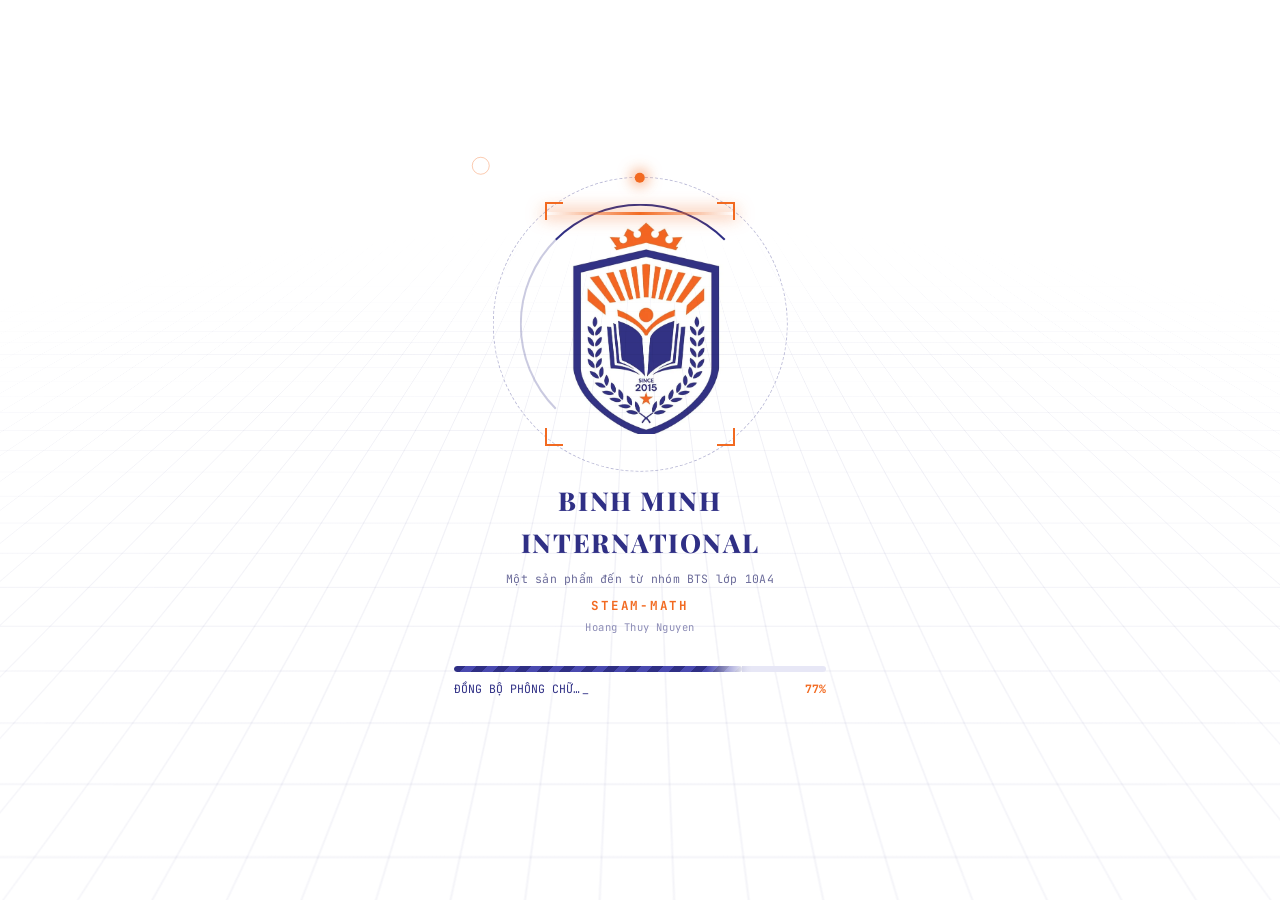
<file: index.html>
<!DOCTYPE html>
<html lang="vi">
<head>
<meta charset="UTF-8">
<meta name="viewport" content="width=device-width, initial-scale=1, viewport-fit=cover">
<title>Báo điện tử 10A4 · Tri ân thầy cô 20/11 · Binh Minh International School</title>
<meta name="description" content="Báo điện tử tri ân thầy cô nhân ngày 20/11 và bài học Toán 10: Giá trị lượng giác của một góc từ 0° đến 180°. Một sản phẩm của nhóm BTS lớp 10A4.">
<meta name="theme-color" content="#2f2f85">
<link rel="icon" type="image/png" href="[data-uri]">
<link rel="preconnect" href="https://fonts.googleapis.com">
<link rel="preconnect" href="https://fonts.gstatic.com" crossorigin>
<link href="https://fonts.googleapis.com/css2?family=Be+Vietnam+Pro:wght@400;500;600;700&family=JetBrains+Mono:wght@400;500;700&family=Playfair+Display:wght@600;700;800&display=swap" rel="stylesheet">
<link rel="stylesheet" href="style.css">
</head>
<body class="is-loading">

<!-- ============ 1. LOADING (kiểu công nghệ, tiến độ theo mạng thật) ============ -->
<div id="loader" role="status" aria-live="polite">
  <div class="ld-grid"></div>
  <div class="ld-stream" id="ldStream" aria-hidden="true"></div>
  <div class="ld-dots" id="ldDots" aria-hidden="true"></div>
  <div class="ld-center">
    <div class="ld-frame">
      <div class="ld-rings" aria-hidden="true"><i class="ring a"></i><i class="ring b"></i><i class="ring c"></i></div>
      <i class="c tl"></i><i class="c tr"></i><i class="c bl"></i><i class="c br"></i>
      <div class="ld-scan"></div>
      <img id="ld-logo" src="[data-uri]" alt="Logo Binh Minh International School" width="497" height="640">
    </div>
    <h1 class="ld-title">BINH MINH INTERNATIONAL</h1>
    <p class="ld-credit">Một sản phẩm đến từ nhóm BTS lớp 10A4</p>
    <p class="ld-steam">Steam-Math</p>
    <p class="ld-credit2">Hoang Thuy Nguyen</p>
    <div class="ld-meter">
      <div class="ld-bar"><span id="ld-fill"></span></div>
      <div class="ld-row"><span id="ld-status">KHỞI TẠO HỆ THỐNG…</span><b id="ld-pct">0%</b></div>
    </div>
  </div>
</div>

<canvas id="petals" aria-hidden="true"></canvas>

<!-- ============ 2. CHÀO MỪNG ============ -->
<section id="welcome" class="stage" hidden>
  <div class="welcome-bg"></div>
  <div class="blobs" aria-hidden="true"><i></i><i></i><i></i></div>
  <div class="symbols" id="symbols" aria-hidden="true"></div>
  <p id="greet" class="greet" aria-live="polite"></p>
  <button id="startBtn" class="btn-start" type="button" hidden>
    <span>Nhấn để bắt đầu</span><i></i>
  </button>
</section>

<!-- ============ 3. HOA NỞ + LỜI TRI ÂN ============ -->
<section id="bloom" class="stage" hidden>
  <div class="bloom-wrap">
    <div class="bouquet-box"><div class="rays"></div><div class="halo"></div><div class="sparks" id="sparks"></div><svg id="bouquet" viewBox="0 0 400 470" aria-hidden="true"></svg></div>
    <article class="tribute">
      <p class="eyebrow">20/11 · Ngày Nhà giáo Việt Nam</p>
      <h2>Thư tri ân gửi thầy cô</h2>
      <p class="t-line">Có những người lái đò lặng lẽ, đưa cả một thế hệ sang bờ tri thức mà chưa bao giờ đòi hỏi một lời cảm ơn.</p>
      <p class="t-line">Mỗi bài giảng, mỗi nét phấn trên bảng, mỗi lời nhắc nhở của thầy cô đều là một viên gạch xây nên tương lai của chúng em.</p>
      <p class="t-line">Nhân ngày 20/11, tập thể lớp 10A4 xin kính chúc quý thầy cô luôn dồi dào sức khỏe, hạnh phúc và mãi là ngọn lửa nhiệt huyết của ngôi trường Bình Minh.</p>
      <p class="t-sign">— Nhóm BTS · Lớp 10A4</p>
      <button id="readBtn" class="btn-read" type="button">Nhấn để tiếp tục <span aria-hidden="true">↓</span></button>
    </article>
  </div>
  <!-- ảnh trang vở lơ lửng ở góc màn hình -->
  <figure class="ph ph-a" aria-hidden="false"><div class="sheet"><img src="[data-uri]" width="1000" height="666" decoding="async" alt="Công đoàn nhà trường chúc mừng các cô nhân ngày Phụ nữ Việt Nam 20/10"></div></figure>
  <figure class="ph ph-b"><div class="sheet"><img src="[data-uri]" width="1000" height="666" decoding="async" alt="Thầy cô trường Bình Minh chụp ảnh tập thể trong lễ khai giảng năm học 2026 – 2027"></div></figure>
</section>

<!-- ============ 4. TRANG BÁO ============ -->
<main id="paper" hidden>
  <header class="masthead">
    <div class="mast-top">
      <span id="today">Số đặc biệt 20/11</span>
      <span>Binh Minh International School</span>
    </div>
    <div class="mast-main">
      <img src="[data-uri]" alt="" width="54" height="70">
      <div>
        <h1 class="swap"><span class="s1">Binh Minh <em>International</em></span><span class="s2" aria-hidden="true">STEAM <em>MATH</em></span></h1>
        <p>Báo điện tử lớp 10A4 · Số đặc biệt tri ân thầy cô</p>
      </div>
    </div>
    <nav class="mast-nav" aria-label="Chuyên mục">
      <a href="#tri-an">Tri ân 20/11</a>
      <a href="#toan" class="on">Toán học</a>
    </nav>
    <div class="ticker" aria-hidden="true"><div class="track">
      <span>20/11 · NGÀY NHÀ GIÁO VIỆT NAM</span><span>✦ TRI ÂN THẦY CÔ</span><span>✦ BÀI 5 · CHƯƠNG III · HỆ THỨC LƯỢNG TRONG TAM GIÁC</span><span>✦ BINH MINH INTERNATIONAL SCHOOL</span><span>✦ NHÓM BTS · LỚP 10A4</span>
      <span>20/11 · NGÀY NHÀ GIÁO VIỆT NAM</span><span>✦ TRI ÂN THẦY CÔ</span><span>✦ BÀI 5 · CHƯƠNG III · HỆ THỨC LƯỢNG TRONG TAM GIÁC</span><span>✦ BINH MINH INTERNATIONAL SCHOOL</span><span>✦ NHÓM BTS · LỚP 10A4</span>
    </div></div>
  </header>

  <section id="tri-an" class="strip">
    <p><b>Gửi thầy cô:</b> “Cảm ơn thầy cô đã gieo mầm tri thức cho chúng em.” — Lớp 10A4</p>
  </section>

  <section id="toan" class="math">
    <div class="m-head">
      <p class="eyebrow">Chuyên mục Toán học · Lớp 10</p>
      <h2>Giá trị lượng giác của một góc từ <span class="nw">0°</span> đến <span class="nw">180°</span></h2>
      <p class="m-sub">Chương III · Hệ thức lượng trong tam giác · Bài 5</p>
    </div>

    <div class="m-grid">
      <article class="card intro">
        <h3>1. Nửa đường tròn đơn vị</h3>
        <p>Trong mặt phẳng tọa độ <i>Oxy</i>, nửa đường tròn tâm <i>O</i>, bán kính 1, nằm phía trên trục hoành gọi là <b>nửa đường tròn đơn vị</b>.</p>
        <p>Với mỗi góc <i>α</i> (0° ≤ <i>α</i> ≤ 180°), có duy nhất điểm <i>M</i>(<i>x</i><sub>0</sub>; <i>y</i><sub>0</sub>) trên nửa đường tròn sao cho <span class="nw">∠<i>xOM</i> = <i>α</i></span>. Khi đó:</p>
        <ul class="defs">
          <li><b>sin <i>α</i></b> = <i>y</i><sub>0</sub> <small>(tung độ)</small></li>
          <li><b>cos <i>α</i></b> = <i>x</i><sub>0</sub> <small>(hoành độ)</small></li>
          <li><b>tan <i>α</i></b> = <i>y</i><sub>0</sub> / <i>x</i><sub>0</sub> <small>(<i>α</i> ≠ 90°)</small></li>
          <li><b>cot <i>α</i></b> = <i>x</i><sub>0</sub> / <i>y</i><sub>0</sub> <small>(<i>α</i> ≠ 0°, 180°)</small></li>
        </ul>
        <p class="hint">👉 Kéo thanh trượt bên cạnh để thấy điểm <i>M</i> chạy trên nửa đường tròn và các giá trị thay đổi.</p>
      </article>

      <article class="card lab" aria-label="Mô phỏng nửa đường tròn đơn vị">
        <div class="lab-svg"><svg id="circ" viewBox="0 0 640 372" role="img" aria-label="Nửa đường tròn đơn vị"></svg></div>
        <div class="slider">
          <label for="ang">Góc <i>α</i> = <output id="angOut">45°</output></label>
          <input id="ang" type="range" min="0" max="180" step="1" value="45">
          <button id="playBtn" class="play" type="button">▶ Tự chạy</button>
        </div>
        <div class="presets" id="presets"></div>
        <div class="vals">
          <div><span>sin α</span><b id="vSin">—</b></div>
          <div><span>cos α</span><b id="vCos">—</b></div>
          <div><span>tan α</span><b id="vTan">—</b></div>
          <div><span>cot α</span><b id="vCot">—</b></div>
        </div>
      </article>

      <article class="card table-card">
        <h3>2. Bảng giá trị lượng giác của các góc đặc biệt</h3>
        <div class="tbl-scroll">
          <table>
            <thead><tr><th>α</th><th>0°</th><th>30°</th><th>45°</th><th>60°</th><th>90°</th><th>120°</th><th>135°</th><th>150°</th><th>180°</th></tr></thead>
            <tbody>
              <tr><th>sin α</th><td>0</td><td>1/2</td><td>√2/2</td><td>√3/2</td><td>1</td><td>√3/2</td><td>√2/2</td><td>1/2</td><td>0</td></tr>
              <tr><th>cos α</th><td>1</td><td>√3/2</td><td>√2/2</td><td>1/2</td><td>0</td><td>−1/2</td><td>−√2/2</td><td>−√3/2</td><td>−1</td></tr>
              <tr><th>tan α</th><td>0</td><td>√3/3</td><td>1</td><td>√3</td><td class="no">∄</td><td>−√3</td><td>−1</td><td>−√3/3</td><td>0</td></tr>
              <tr><th>cot α</th><td class="no">∄</td><td>√3</td><td>1</td><td>√3/3</td><td>0</td><td>−√3/3</td><td>−1</td><td>−√3</td><td class="no">∄</td></tr>
            </tbody>
          </table>
        </div>
        <p class="hint">∄: không xác định. Hai góc bù nhau (<i>α</i> và 180° − <i>α</i>) có sin bằng nhau, còn cos, tan, cot đối nhau.</p>
      </article>
      <article class="card sign">
        <h3>3. Dấu của các giá trị lượng giác</h3>
        <div class="tbl-scroll">
          <table class="sign-tbl">
            <thead><tr><th>Góc</th><th>sin α</th><th>cos α</th><th>tan α</th><th>cot α</th></tr></thead>
            <tbody>
              <tr><th>Phần tư I<br><small>0° &lt; <i>α</i> &lt; 90°</small></th><td class="pos">+</td><td class="pos">+</td><td class="pos">+</td><td class="pos">+</td></tr>
              <tr><th>Phần tư II<br><small>90° &lt; <i>α</i> &lt; 180°</small></th><td class="pos">+</td><td class="neg">−</td><td class="neg">−</td><td class="neg">−</td></tr>
            </tbody>
          </table>
        </div>
        <ul class="defs">
          <li><b>Góc phần tư I:</b> sin, cos, tan đều dương.</li>
          <li><b>Góc phần tư II:</b> sin dương, cos và tan âm.</li>
        </ul>
      </article>

      <article class="card basic">
        <h3>4. Hệ thức cơ bản</h3>
        <ul class="defs">
          <li>sin²<i>α</i> + cos²<i>α</i> = 1</li>
          <li>tan <i>α</i> = sin <i>α</i> / cos <i>α</i> <small>(<i>α</i> ≠ 90°)</small></li>
          <li>cot <i>α</i> = cos <i>α</i> / sin <i>α</i> <small>(<i>α</i> ≠ 0°, 180°)</small></li>
        </ul>
      </article>

      <article class="card rel wide">
        <h3>5. Giá trị lượng giác của hai góc bù nhau</h3>
        <ul class="defs two">
          <li>sin(180° − <i>α</i>) = sin <i>α</i></li>
          <li>cos(180° − <i>α</i>) = − cos <i>α</i></li>
          <li>tan(180° − <i>α</i>) = − tan <i>α</i></li>
          <li>cot(180° − <i>α</i>) = − cot <i>α</i></li>
        </ul>
        <p class="hint">Hai góc <i>α</i> và 180° − <i>α</i> gọi là hai góc bù nhau: sin bằng nhau, còn cos, tan, cot đối nhau.</p>
      </article>

      <article class="card apps wide">
        <h3>6. Ứng dụng</h3>
        <div class="two-col">
          <div>
            <h4>Tính giá trị lượng giác</h4>
            <ul class="defs">
              <li>sin 150° = sin(180° − 30°) = sin 30° = <b>1/2</b></li>
              <li>cos 120° = − cos 60° = <b>−1/2</b></li>
              <li>tan 135° = − tan 45° = <b>−1</b></li>
            </ul>
          </div>
          <div>
            <h4>So sánh các giá trị lượng giác</h4>
            <ul class="defs">
              <li>sin 100° = sin(180° − 80°) = sin 80°</li>
              <li>cos 100° = − cos 80° &lt; 0 &lt; cos 80° ⇒ cos 100° &lt; cos 80°</li>
              <li>tan 120° = −√3 &lt; −1 = tan 135°</li>
            </ul>
          </div>
        </div>
        <p class="hint">Nhận xét: với 0° ≤ <i>α</i> &lt; <i>β</i> ≤ 180° thì cos <i>α</i> &gt; cos <i>β</i> (cos giảm dần trên đoạn này).</p>
      </article>
    </div>

    <p class="demo-end">✦ Cuộn xuống để gửi lời tri ân ✦</p>
  </section>

  <section id="lamp" class="lamp" aria-label="Chiếc đèn treo">
    <p class="lamp-eye">Còn một điều nữa…</p>
    <div id="lampRig" class="lamp-rig">
      <svg viewBox="0 0 360 520" aria-hidden="true">
        <defs>
          <linearGradient id="coneG" x1="0" y1="0" x2="0" y2="1"><stop offset="0" stop-color="#ffe29a" stop-opacity=".5"/><stop offset="1" stop-color="#ffe29a" stop-opacity="0"/></linearGradient>
          <radialGradient id="glowG"><stop offset="0" stop-color="#fff2c4" stop-opacity=".9"/><stop offset="1" stop-color="#ffd27a" stop-opacity="0"/></radialGradient>
        </defs>
        <polygon class="cone" points="62,134 198,134 340,520 -80,520" fill="url(#coneG)"/>
        <line x1="130" y1="0" x2="130" y2="62" stroke="#8b8bb5" stroke-width="2"/>
        <path d="M104 62H156L206 128H54Z" fill="#f26a21"/>
        <circle class="glow" cx="130" cy="140" r="60" fill="url(#glowG)"/>
        <circle class="bulb" cx="130" cy="136" r="15" fill="#fff0b8"/>
        <line id="cordLine" x1="195" y1="126" x2="195" y2="360" stroke="#c9c9ee" stroke-width="2.5" stroke-linecap="round"/>
      </svg>
      <button id="pull" class="pull" type="button" aria-label="Giật dây để tắt đèn"></button>
    </div>
    <p id="lampHint" class="lamp-hint">Giật dây để tắt đèn ↓</p>
  </section>

  <footer class="foot">
    <p>Binh Minh International School · Một sản phẩm đến từ nhóm BTS lớp 10A4</p>
  </footer>
</main>

<div id="night" aria-hidden="true">
  <canvas id="nc"></canvas>
  <button id="nMute" class="n-mute" type="button" aria-pressed="false" aria-label="Tắt nhạc">♪</button>
  <div id="nText" class="n-text"></div>
  <div class="n-copy">
    <p id="nHead" class="n-head">Gửi thầy cô</p>
    <div id="nStack" class="n-stack">
      <p class="n-line">Cảm ơn thầy cô đã kiên nhẫn từng ngày, dù có lúc chúng em chưa ngoan.</p>
      <p class="n-line">Mỗi bài giảng, mỗi lời nhắc nhở của thầy cô là hành trang chúng em mang theo suốt cuộc đời.</p>
      <p class="n-line">Cảm ơn thầy cô đã tin tưởng, ngay cả khi chúng em chưa tin vào chính mình.</p>
      <p class="n-line">Chúc thầy cô luôn dồi dào sức khỏe, bình an và thật nhiều niềm vui.</p>
      <p class="n-line">Chúc thầy cô mãi giữ ngọn lửa nhiệt huyết trên bục giảng.</p>
      <p class="n-line">Chúng em yêu quý và biết ơn thầy cô. Chúc mừng ngày Nhà giáo Việt Nam 20/11!</p>
    </div>
    <p id="nSign" class="n-sign">— Nhóm BTS · Lớp 10A4</p>
  </div>
  <div id="nPhotos">
    <figure class="tp"><img data-src="tc1.jpg" width="360" height="480" alt="Ảnh thầy cô" decoding="async"></figure>
    <figure class="tp"><img data-src="tc2.jpg" width="360" height="480" alt="Ảnh thầy cô" decoding="async"></figure>
    <figure class="tp"><img data-src="tc3.jpg" width="360" height="480" alt="Ảnh thầy cô" decoding="async"></figure>
    <figure class="tp"><img data-src="tc4.jpg" width="360" height="480" alt="Ảnh thầy cô" decoding="async"></figure>
    <figure class="tp"><img data-src="tc5.jpg" width="360" height="480" alt="Ảnh thầy cô" decoding="async"></figure>
  </div>
  <div id="nEnd" class="n-end" hidden>
    <button id="nReplay" class="n-btn pri" type="button">↻ Xem lại</button>
    <button id="nBack" class="n-btn" type="button">Quay lại bài</button>
  </div>
</div>

<div id="curtain" aria-hidden="true">
  <div class="cur-text">
    <span class="ct-eye">Phần tiếp theo</span>
    <b class="ct-title">Nội dung chính</b>
    <span class="ct-sub">Toán 10 · Chương III · Bài 5</span>
    <i class="ct-line"><u></u></i>
  </div>
</div>
<script src="script.js"></script>
<script src="night.js"></script>
</body>
</html>
</file>
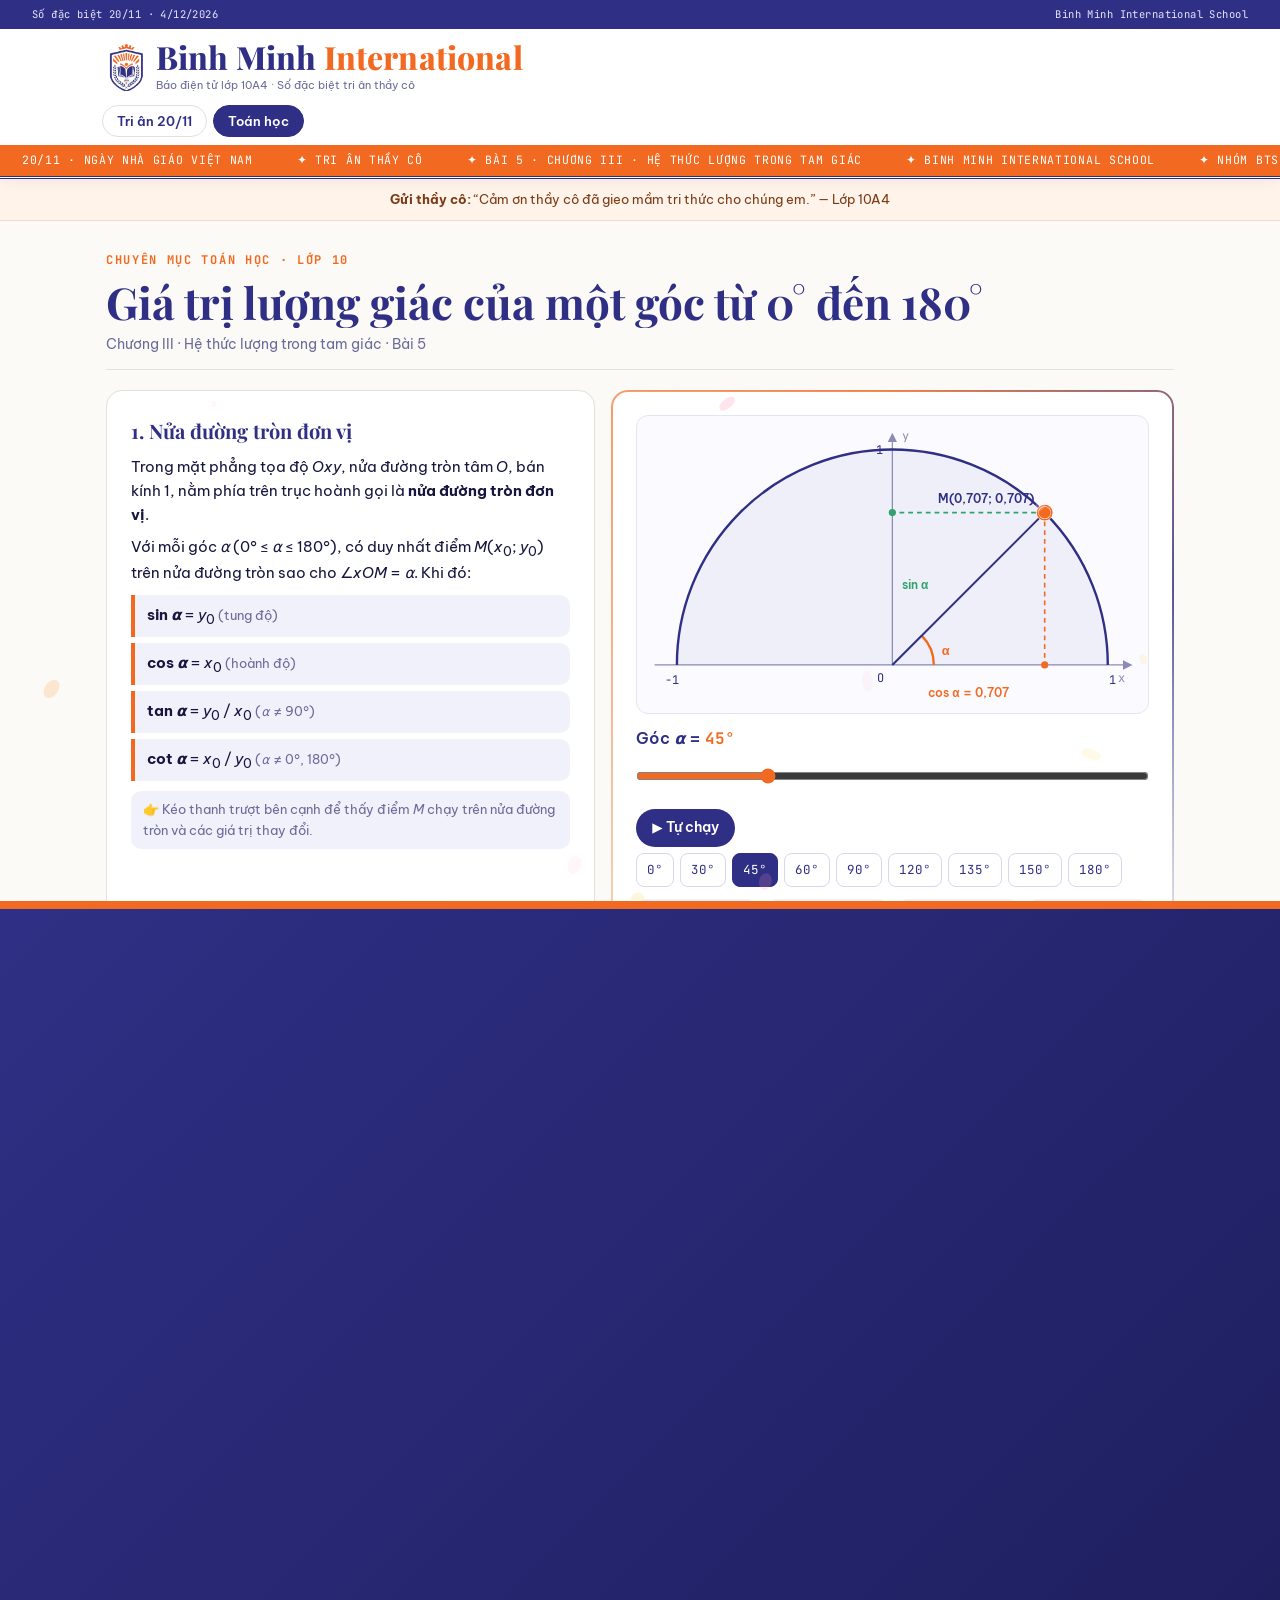
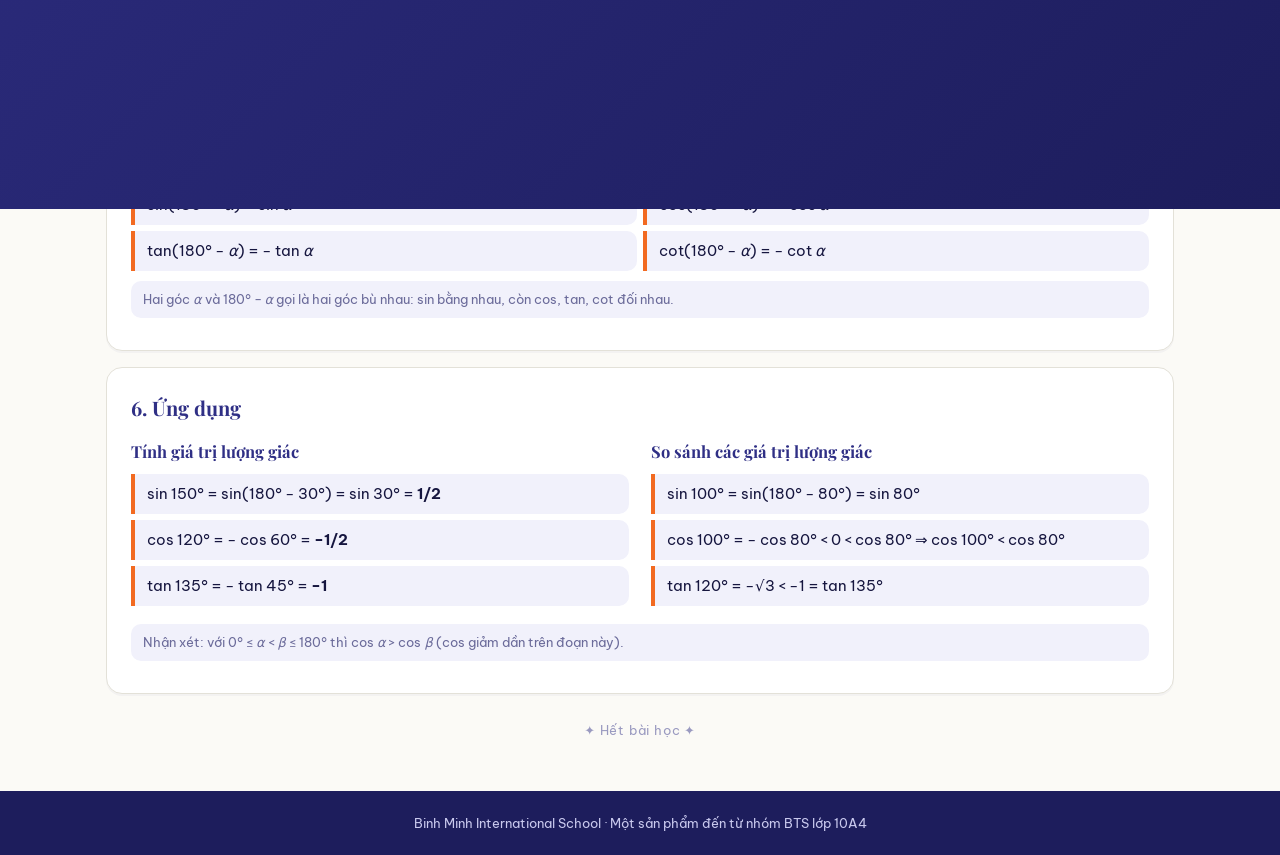
<file: bai-hoc.html>
<!DOCTYPE html>
<html lang="vi">
<head>
<meta charset="UTF-8">
<meta name="viewport" content="width=device-width, initial-scale=1, viewport-fit=cover">
<title>Giá trị lượng giác của góc từ 0° đến 180° · Toán 10 · Báo điện tử 10A4</title>
<meta name="description" content="Bài học Toán 10: Giá trị lượng giác của một góc từ 0° đến 180°. Báo điện tử lớp 10A4 – Binh Minh International School.">
<meta name="theme-color" content="#2f2f85">
<link rel="icon" type="image/png" href="[data-uri]">
<link rel="preconnect" href="https://fonts.googleapis.com">
<link rel="preconnect" href="https://fonts.gstatic.com" crossorigin>
<link href="https://fonts.googleapis.com/css2?family=Be+Vietnam+Pro:wght@400;500;600;700&family=JetBrains+Mono:wght@400;500;700&family=Playfair+Display:wght@600;700;800&display=swap" rel="stylesheet">
<link rel="stylesheet" href="style.css">
<script>try{if(sessionStorage.getItem('bm-in'))document.documentElement.classList.add('arrive')}catch(e){}</script>
</head>
<body>

<div id="curtain" aria-hidden="true">
  <div class="cur-text">
    <span class="ct-eye">Phần tiếp theo</span>
    <b class="ct-title">Nội dung chính</b>
    <span class="ct-sub">Toán 10 · Chương III · Bài 5</span>
    <i class="ct-line"><u></u></i>
  </div>
</div>

<canvas id="petals" aria-hidden="true"></canvas>

<main id="paper">
  <header class="masthead">
    <div class="mast-top">
      <span id="today">Số đặc biệt 20/11</span>
      <span>Binh Minh International School</span>
    </div>
    <div class="mast-main">
      <img src="[data-uri]" alt="" width="54" height="70">
      <div>
        <h1 class="swap"><span class="s1">Binh Minh <em>International</em></span><span class="s2" aria-hidden="true">STEAM <em>MATH</em></span></h1>
        <p>Báo điện tử lớp 10A4 · Số đặc biệt tri ân thầy cô</p>
      </div>
    </div>
    <nav class="mast-nav" aria-label="Chuyên mục">
      <a href="#tri-an">Tri ân 20/11</a>
      <a href="#toan" class="on">Toán học</a>
    </nav>
    <div class="ticker" aria-hidden="true"><div class="track">
      <span>20/11 · NGÀY NHÀ GIÁO VIỆT NAM</span><span>✦ TRI ÂN THẦY CÔ</span><span>✦ BÀI 5 · CHƯƠNG III · HỆ THỨC LƯỢNG TRONG TAM GIÁC</span><span>✦ BINH MINH INTERNATIONAL SCHOOL</span><span>✦ NHÓM BTS · LỚP 10A4</span>
      <span>20/11 · NGÀY NHÀ GIÁO VIỆT NAM</span><span>✦ TRI ÂN THẦY CÔ</span><span>✦ BÀI 5 · CHƯƠNG III · HỆ THỨC LƯỢNG TRONG TAM GIÁC</span><span>✦ BINH MINH INTERNATIONAL SCHOOL</span><span>✦ NHÓM BTS · LỚP 10A4</span>
    </div></div>
  </header>

  <section id="tri-an" class="strip">
    <p><b>Gửi thầy cô:</b> “Cảm ơn thầy cô đã gieo mầm tri thức cho chúng em.” — Lớp 10A4</p>
  </section>

  <section id="toan" class="math">
    <div class="m-head">
      <p class="eyebrow">Chuyên mục Toán học · Lớp 10</p>
      <h2>Giá trị lượng giác của một góc từ <span class="nw">0°</span> đến <span class="nw">180°</span></h2>
      <p class="m-sub">Chương III · Hệ thức lượng trong tam giác · Bài 5</p>
    </div>

    <div class="m-grid">
      <article class="card intro">
        <h3>1. Nửa đường tròn đơn vị</h3>
        <p>Trong mặt phẳng tọa độ <i>Oxy</i>, nửa đường tròn tâm <i>O</i>, bán kính 1, nằm phía trên trục hoành gọi là <b>nửa đường tròn đơn vị</b>.</p>
        <p>Với mỗi góc <i>α</i> (0° ≤ <i>α</i> ≤ 180°), có duy nhất điểm <i>M</i>(<i>x</i><sub>0</sub>; <i>y</i><sub>0</sub>) trên nửa đường tròn sao cho <span class="nw">∠<i>xOM</i> = <i>α</i></span>. Khi đó:</p>
        <ul class="defs">
          <li><b>sin <i>α</i></b> = <i>y</i><sub>0</sub> <small>(tung độ)</small></li>
          <li><b>cos <i>α</i></b> = <i>x</i><sub>0</sub> <small>(hoành độ)</small></li>
          <li><b>tan <i>α</i></b> = <i>y</i><sub>0</sub> / <i>x</i><sub>0</sub> <small>(<i>α</i> ≠ 90°)</small></li>
          <li><b>cot <i>α</i></b> = <i>x</i><sub>0</sub> / <i>y</i><sub>0</sub> <small>(<i>α</i> ≠ 0°, 180°)</small></li>
        </ul>
        <p class="hint">👉 Kéo thanh trượt bên cạnh để thấy điểm <i>M</i> chạy trên nửa đường tròn và các giá trị thay đổi.</p>
      </article>

      <article class="card lab" aria-label="Mô phỏng nửa đường tròn đơn vị">
        <div class="lab-svg"><svg id="circ" viewBox="0 0 640 372" role="img" aria-label="Nửa đường tròn đơn vị"></svg></div>
        <div class="slider">
          <label for="ang">Góc <i>α</i> = <output id="angOut">45°</output></label>
          <input id="ang" type="range" min="0" max="180" step="1" value="45">
          <button id="playBtn" class="play" type="button">▶ Tự chạy</button>
        </div>
        <div class="presets" id="presets"></div>
        <div class="vals">
          <div><span>sin α</span><b id="vSin">—</b></div>
          <div><span>cos α</span><b id="vCos">—</b></div>
          <div><span>tan α</span><b id="vTan">—</b></div>
          <div><span>cot α</span><b id="vCot">—</b></div>
        </div>
      </article>

      <article class="card table-card">
        <h3>2. Bảng giá trị lượng giác của các góc đặc biệt</h3>
        <div class="tbl-scroll">
          <table>
            <thead><tr><th>α</th><th>0°</th><th>30°</th><th>45°</th><th>60°</th><th>90°</th><th>120°</th><th>135°</th><th>150°</th><th>180°</th></tr></thead>
            <tbody>
              <tr><th>sin α</th><td>0</td><td>1/2</td><td>√2/2</td><td>√3/2</td><td>1</td><td>√3/2</td><td>√2/2</td><td>1/2</td><td>0</td></tr>
              <tr><th>cos α</th><td>1</td><td>√3/2</td><td>√2/2</td><td>1/2</td><td>0</td><td>−1/2</td><td>−√2/2</td><td>−√3/2</td><td>−1</td></tr>
              <tr><th>tan α</th><td>0</td><td>√3/3</td><td>1</td><td>√3</td><td class="no">∄</td><td>−√3</td><td>−1</td><td>−√3/3</td><td>0</td></tr>
              <tr><th>cot α</th><td class="no">∄</td><td>√3</td><td>1</td><td>√3/3</td><td>0</td><td>−√3/3</td><td>−1</td><td>−√3</td><td class="no">∄</td></tr>
            </tbody>
          </table>
        </div>
        <p class="hint">∄: không xác định. Hai góc bù nhau (<i>α</i> và 180° − <i>α</i>) có sin bằng nhau, còn cos, tan, cot đối nhau.</p>
      </article>
      <article class="card sign">
        <h3>3. Dấu của các giá trị lượng giác</h3>
        <div class="tbl-scroll">
          <table class="sign-tbl">
            <thead><tr><th>Góc</th><th>sin α</th><th>cos α</th><th>tan α</th><th>cot α</th></tr></thead>
            <tbody>
              <tr><th>Phần tư I<br><small>0° &lt; <i>α</i> &lt; 90°</small></th><td class="pos">+</td><td class="pos">+</td><td class="pos">+</td><td class="pos">+</td></tr>
              <tr><th>Phần tư II<br><small>90° &lt; <i>α</i> &lt; 180°</small></th><td class="pos">+</td><td class="neg">−</td><td class="neg">−</td><td class="neg">−</td></tr>
            </tbody>
          </table>
        </div>
        <ul class="defs">
          <li><b>Góc phần tư I:</b> sin, cos, tan đều dương.</li>
          <li><b>Góc phần tư II:</b> sin dương, cos và tan âm.</li>
        </ul>
      </article>

      <article class="card basic">
        <h3>4. Hệ thức cơ bản</h3>
        <ul class="defs">
          <li>sin²<i>α</i> + cos²<i>α</i> = 1</li>
          <li>tan <i>α</i> = sin <i>α</i> / cos <i>α</i> <small>(<i>α</i> ≠ 90°)</small></li>
          <li>cot <i>α</i> = cos <i>α</i> / sin <i>α</i> <small>(<i>α</i> ≠ 0°, 180°)</small></li>
        </ul>
      </article>

      <article class="card rel wide">
        <h3>5. Giá trị lượng giác của hai góc bù nhau</h3>
        <ul class="defs two">
          <li>sin(180° − <i>α</i>) = sin <i>α</i></li>
          <li>cos(180° − <i>α</i>) = − cos <i>α</i></li>
          <li>tan(180° − <i>α</i>) = − tan <i>α</i></li>
          <li>cot(180° − <i>α</i>) = − cot <i>α</i></li>
        </ul>
        <p class="hint">Hai góc <i>α</i> và 180° − <i>α</i> gọi là hai góc bù nhau: sin bằng nhau, còn cos, tan, cot đối nhau.</p>
      </article>

      <article class="card apps wide">
        <h3>6. Ứng dụng</h3>
        <div class="two-col">
          <div>
            <h4>Tính giá trị lượng giác</h4>
            <ul class="defs">
              <li>sin 150° = sin(180° − 30°) = sin 30° = <b>1/2</b></li>
              <li>cos 120° = − cos 60° = <b>−1/2</b></li>
              <li>tan 135° = − tan 45° = <b>−1</b></li>
            </ul>
          </div>
          <div>
            <h4>So sánh các giá trị lượng giác</h4>
            <ul class="defs">
              <li>sin 100° = sin(180° − 80°) = sin 80°</li>
              <li>cos 100° = − cos 80° &lt; 0 &lt; cos 80° ⇒ cos 100° &lt; cos 80°</li>
              <li>tan 120° = −√3 &lt; −1 = tan 135°</li>
            </ul>
          </div>
        </div>
        <p class="hint">Nhận xét: với 0° ≤ <i>α</i> &lt; <i>β</i> ≤ 180° thì cos <i>α</i> &gt; cos <i>β</i> (cos giảm dần trên đoạn này).</p>
      </article>
    </div>

    <p class="demo-end">✦ Hết bài học ✦</p>
  </section>

  <footer class="foot">
    <p>Binh Minh International School · Một sản phẩm đến từ nhóm BTS lớp 10A4</p>
  </footer>
</main>

<!-- ============ DÂY ĐÈN: rơi từ đầu màn hình khi xem hết bài ============ -->
<div id="lamp" class="lamp">
  <div id="lampRig" class="lamp-rig">
    <svg viewBox="0 0 360 300" aria-hidden="true">
      <line id="cordLine" x1="180" y1="-4" x2="180" y2="240" stroke="#2f2f85" stroke-width="2.5" stroke-linecap="round"/>
    </svg>
    <button id="pull" class="pull" type="button" aria-label="Giật dây"></button>
  </div>
  <p id="lampHint" class="lamp-hint">Giật dây để tiếp tục ↓</p>
</div>

<!-- ============ MÀN ĐEN: chữ → hoa nở → lời chúc → ảnh thầy cô ============ -->
<div id="night" aria-hidden="true">
  <canvas id="nc"></canvas>
  <button id="nMute" class="n-mute" type="button" aria-pressed="false" aria-label="Tắt nhạc">♪</button>
  <div id="nText" class="n-text"></div>
  <div class="n-copy">
    <p id="nHead" class="n-head">Gửi thầy cô</p>
    <div id="nStack" class="n-stack">
      <p class="n-line">Cảm ơn thầy cô đã kiên nhẫn từng ngày, dù có lúc chúng em chưa ngoan.</p>
      <p class="n-line">Mỗi bài giảng, mỗi lời nhắc nhở của thầy cô là hành trang chúng em mang theo suốt cuộc đời.</p>
      <p class="n-line">Cảm ơn thầy cô đã tin tưởng, ngay cả khi chúng em chưa tin vào chính mình.</p>
      <p class="n-line">Chúc thầy cô luôn dồi dào sức khỏe, bình an và thật nhiều niềm vui.</p>
      <p class="n-line">Chúc thầy cô mãi giữ ngọn lửa nhiệt huyết trên bục giảng.</p>
      <p class="n-line">Chúng em yêu quý và biết ơn thầy cô. Chúc mừng ngày Nhà giáo Việt Nam 20/11!</p>
    </div>
    <p id="nSign" class="n-sign">— Nhóm BTS · Lớp 10A4</p>
  </div>
  <div id="nPhotos">
    <figure class="tp"><img data-src="tc1.jpg" width="320" height="320" alt="Ảnh thầy cô" decoding="async"></figure>
    <figure class="tp"><img data-src="tc2.jpg" width="320" height="320" alt="Ảnh thầy cô" decoding="async"></figure>
    <figure class="tp"><img data-src="tc3.jpg" width="320" height="320" alt="Ảnh thầy cô" decoding="async"></figure>
    <figure class="tp"><img data-src="tc4.jpg" width="320" height="320" alt="Ảnh thầy cô" decoding="async"></figure>
    <figure class="tp"><img data-src="tc5.jpg" width="320" height="320" alt="Ảnh thầy cô" decoding="async"></figure>
  </div>
  <div id="nEnd" class="n-end" hidden>
    <button id="nReplay" class="n-btn pri" type="button">↻ Xem lại</button>
    <button id="nBack" class="n-btn" type="button">Quay lại bài</button>
  </div>
</div>

<script src="common.js"></script>
<script src="lesson.js"></script>
<script src="night.js"></script>
</body>
</html>
</file>
<file: style.css>
:root{
  --navy:#2f2f85; --navy-d:#1d1d5c; --orange:#f26a21; --ink:#16163f;
  --paper:#fbfaf6; --line:#e3e1d8; --soft:#f1f1fb;
  --serif:'Playfair Display',Georgia,'Times New Roman',serif;
  --sans:'Be Vietnam Pro',system-ui,-apple-system,'Segoe UI',Roboto,sans-serif;
  --mono:'JetBrains Mono',ui-monospace,Consolas,monospace;
}
*{box-sizing:border-box;margin:0;padding:0}
html{scroll-behavior:smooth;-webkit-text-size-adjust:100%}
body{font-family:var(--sans);color:var(--ink);background:var(--paper);line-height:1.6;min-height:100dvh}
body.lock{overflow:hidden;height:100dvh}
body.is-loading{overflow:hidden}
[hidden]{display:none!important}
button{font:inherit;cursor:pointer;border:0;background:none;color:inherit}
img{max-width:100%;display:block}
.nw{white-space:nowrap}

/* ---------- LOADER ---------- */
#loader{position:fixed;inset:0;z-index:100;background:#fff;display:grid;place-items:center;overflow:hidden;
  transition:opacity .7s ease,visibility .7s,transform .7s ease}
#loader.done{opacity:0;visibility:hidden;transform:scale(1.04)}
.ld-grid{position:absolute;inset:-50%;
  background-image:linear-gradient(rgba(47,47,133,.07) 1px,transparent 1px),linear-gradient(90deg,rgba(47,47,133,.07) 1px,transparent 1px);
  background-size:36px 36px;transform:perspective(600px) rotateX(55deg) translateY(0);
  animation:gridmove 4s linear infinite;mask-image:radial-gradient(ellipse at center,#000 15%,transparent 65%);
  -webkit-mask-image:radial-gradient(ellipse at center,#000 15%,transparent 65%)}
@keyframes gridmove{to{background-position:0 36px}}
.ld-center{position:relative;display:flex;flex-direction:column;align-items:center;padding:24px;width:min(92vw,420px);text-align:center}
.ld-frame{position:relative;width:min(46vw,190px);aspect-ratio:497/640;padding:10px;animation:float 3.2s ease-in-out infinite}
.ld-frame img{width:100%;height:100%;object-fit:contain;mix-blend-mode:multiply}
.ld-frame .c{position:absolute;width:18px;height:18px;border:2px solid var(--orange)}
.c.tl{top:0;left:0;border-right:0;border-bottom:0}.c.tr{top:0;right:0;border-left:0;border-bottom:0}
.c.bl{bottom:0;left:0;border-right:0;border-top:0}.c.br{bottom:0;right:0;border-left:0;border-top:0}
.ld-scan{position:absolute;left:0;right:0;height:3px;background:linear-gradient(90deg,transparent,var(--orange),transparent);
  box-shadow:0 0 16px 2px rgba(242,106,33,.55);animation:scan 2s ease-in-out infinite;z-index:2}
@keyframes scan{0%{top:2%;opacity:0}15%{opacity:1}85%{opacity:1}100%{top:98%;opacity:0}}
@keyframes float{50%{transform:translateY(-6px)}}
.ld-title{margin-top:34px;font-family:var(--serif);font-weight:800;font-size:clamp(19px,5.4vw,26px);letter-spacing:.06em;color:var(--navy)}
.ld-credit{margin-top:6px;font-size:11.5px;color:#6b6b9a;font-family:var(--mono);letter-spacing:.02em}
.ld-meter{margin-top:30px;width:100%}
.ld-bar{height:6px;background:#e7e7f6;border-radius:99px;overflow:hidden;position:relative}
.ld-bar span{display:block;height:100%;width:0;border-radius:99px;
  background:repeating-linear-gradient(135deg,var(--navy) 0 8px,#4a4ab0 8px 16px);background-size:22px 22px;
  animation:stripe .8s linear infinite;box-shadow:0 0 10px rgba(47,47,133,.45)}
@keyframes stripe{to{background-position:22px 0}}
.ld-row{display:flex;justify-content:space-between;margin-top:8px;font-family:var(--mono);font-size:11.5px;color:var(--navy)}
.ld-row b{color:var(--orange);font-weight:700}

/* ---------- STAGES ---------- */
.stage{position:fixed;inset:0;z-index:20;display:grid;place-items:center;padding:24px;overflow:auto;background:#fff;transition:opacity .8s ease,visibility .8s}
.stage.out{opacity:0;visibility:hidden;pointer-events:none}
.welcome-bg{position:absolute;inset:0;pointer-events:none;
  background:radial-gradient(60% 50% at 20% 15%,rgba(242,106,33,.12),transparent 70%),radial-gradient(60% 55% at 85% 85%,rgba(47,47,133,.14),transparent 70%)}
.greet{position:relative;max-width:820px;text-align:center;font-family:var(--serif);font-weight:700;color:var(--navy);
  font-size:clamp(24px,6.2vw,50px);line-height:1.3}
.greet .w{display:inline-block;opacity:0;transform:translateY(18px);filter:blur(6px);
  animation:wIn .7s cubic-bezier(.2,.8,.2,1) forwards;margin:0 .13em}
.greet .w.hl{color:var(--orange)}
@keyframes wIn{to{opacity:1;transform:none;filter:none}}
.greet.dissolve .w{animation:wOut .9s ease-in forwards;animation-delay:calc(var(--i)*35ms)}
@keyframes wOut{from{opacity:1;transform:none;filter:none}to{opacity:0;transform:translate(var(--dx),-60px) rotate(var(--r));filter:blur(8px)}}
.btn-start{position:absolute;display:inline-flex;align-items:center;gap:12px;padding:16px 34px;border-radius:99px;
  background:var(--navy);color:#fff;font-weight:600;font-size:18px;letter-spacing:.02em;
  box-shadow:0 10px 30px rgba(47,47,133,.35);animation:pop .8s cubic-bezier(.2,1.4,.4,1) both,pulse 2.4s 1s infinite}
.btn-start i{width:10px;height:10px;border-radius:50%;background:var(--orange)}
.btn-start:active{transform:scale(.97)}
@keyframes pop{from{opacity:0;transform:scale(.6)}to{opacity:1;transform:none}}
@keyframes pulse{0%{box-shadow:0 10px 30px rgba(47,47,133,.35),0 0 0 0 rgba(242,106,33,.45)}70%,100%{box-shadow:0 10px 30px rgba(47,47,133,.35),0 0 0 22px rgba(242,106,33,0)}}

#bloom{background:linear-gradient(180deg,#fff 0%,#fff6ef 100%);align-items:center}
.bloom-wrap{width:min(1040px,100%);display:grid;gap:8px;align-items:center;grid-template-columns:1fr}
.bouquet-box{width:min(70vw,300px,38dvh);margin:0 auto;aspect-ratio:400/470}
#bouquet{width:100%;height:100%;overflow:visible}
.tribute{text-align:center;padding:4px 4px 12px}
.eyebrow{font-family:var(--mono);font-size:12px;letter-spacing:.14em;text-transform:uppercase;color:var(--orange);font-weight:700}
.tribute h2{font-family:var(--serif);color:var(--navy);font-size:clamp(24px,6vw,38px);margin:4px 0 10px}
.t-line{font-size:clamp(14px,3.7vw,16.5px);color:#33335f;margin:0 auto 8px;max-width:560px;opacity:0;transform:translateY(12px)}
.t-sign{font-family:var(--serif);font-style:italic;color:var(--navy);margin-top:6px;opacity:0}
.btn-read{margin-top:14px;padding:13px 28px;border-radius:99px;background:var(--orange);color:#fff;font-weight:600;
  box-shadow:0 8px 22px rgba(242,106,33,.35);opacity:0;transform:translateY(10px)}
.btn-read span:not(.rp){display:inline-block;animation:bob 1.4s infinite}
@keyframes bob{50%{transform:translateY(4px)}}
.show-t .t-line,.show-t .t-sign,.show-t .btn-read{animation:rise .9s ease forwards}
.show-t .t-line:nth-of-type(2){animation-delay:.1s}.show-t .t-line:nth-of-type(3){animation-delay:1.1s}
.show-t .t-line:nth-of-type(4){animation-delay:2.1s}.show-t .t-sign{animation-delay:3.1s}.show-t .btn-read{animation-delay:3.7s}
@keyframes rise{to{opacity:1;transform:none}}

/* bouquet */
.stem{fill:none;stroke:#3f8f5b;stroke-width:4;stroke-linecap:round;stroke-dasharray:var(--len);stroke-dashoffset:var(--len)}
.go .stem{animation:draw 1.1s ease forwards;animation-delay:var(--d)}
@keyframes draw{to{stroke-dashoffset:0}}
.leaf{fill:#4fa66d;opacity:0;transform-box:fill-box;transform-origin:0% 50%;transform:scale(0)}
.go .leaf{animation:leafIn .7s ease forwards;animation-delay:var(--d)}
@keyframes leafIn{to{opacity:1;transform:scale(1)}}
.fl .sway{transform-box:fill-box;transform-origin:50% 50%;animation:sway 5s ease-in-out infinite;animation-delay:var(--sd)}
@keyframes sway{50%{transform:rotate(var(--sa))}}
.petal{transform-box:fill-box;transform-origin:50% 100%;transform:scale(0);opacity:0}
.go .petal{animation:bloomP .9s cubic-bezier(.2,1.3,.4,1) forwards,breathe 4s ease-in-out 2.2s infinite;
  animation-delay:var(--d),calc(var(--d) + 1.4s)}
@keyframes bloomP{to{transform:scale(1);opacity:1}}
@keyframes breathe{50%{transform:scale(1.07)}}
.core{opacity:0;transform-box:fill-box;transform-origin:center;transform:scale(0)}
.go .core{animation:bloomP .6s ease forwards;animation-delay:var(--d)}
.wrap-p{opacity:0;transform:translateY(20px)}
.go .wrap-p{animation:rise .8s ease .9s forwards}

/* ---------- PAPER ---------- */
#petals{position:fixed;inset:0;width:100%;height:100%;z-index:30;pointer-events:none;transition:opacity 1.5s}
#petals.soft{opacity:.3}
.masthead{background:#fff;border-bottom:3px double var(--navy);z-index:10;box-shadow:0 2px 14px rgba(20,20,60,.06)}
.mast-top{display:flex;justify-content:space-between;gap:8px;padding:6px 16px;background:var(--navy);color:#e6e6ff;font-family:var(--mono);font-size:10.5px;letter-spacing:.04em}
.mast-main{display:flex;align-items:center;gap:12px;padding:10px 16px;max-width:1100px;margin:0 auto}
.mast-main img{width:38px;height:auto;mix-blend-mode:multiply}
.mast-main h1{font-family:var(--serif);font-size:clamp(22px,6vw,34px);color:var(--navy);line-height:1;font-weight:800}
.mast-main h1 em{color:var(--orange);font-style:normal}
.mast-main p{font-size:11px;color:#6b6b9a;margin-top:3px}
.mast-nav{display:flex;gap:6px;padding:0 12px 8px;max-width:1100px;margin:0 auto;overflow-x:auto}
.mast-nav a{white-space:nowrap;text-decoration:none;color:var(--navy);font-size:13px;font-weight:600;padding:5px 14px;border-radius:99px;border:1px solid var(--line)}
.mast-nav a.on{background:var(--navy);color:#fff;border-color:var(--navy)}
.strip{background:#fff3ea;border-bottom:1px solid #f6d9c6;padding:10px 16px;text-align:center;font-size:13px;color:#7a3a14}
.math{max-width:1100px;margin:0 auto;padding:30px 16px 20px;scroll-margin-top:12px}
.m-head h2{font-family:var(--serif);font-size:clamp(26px,7vw,44px);line-height:1.18;color:var(--navy);margin:6px 0}
.m-sub{color:#6b6b9a;font-size:13.5px;border-bottom:1px solid var(--line);padding-bottom:14px}
.m-grid{display:grid;gap:16px;margin-top:20px;grid-template-columns:minmax(0,1fr)}
.m-grid>*{min-width:0}
.card{background:#fff;border:1px solid var(--line);border-radius:16px;padding:18px;box-shadow:0 2px 0 rgba(47,47,133,.04)}
.card h3{font-family:var(--serif);color:var(--navy);font-size:20px;margin-bottom:8px}
.card p{margin:8px 0;font-size:15px}
.hint{font-size:13px!important;color:#6b6b9a;background:var(--soft);border-radius:10px;padding:8px 12px}
.defs{list-style:none;display:grid;gap:6px;margin:10px 0}
.defs li{background:var(--soft);border-left:4px solid var(--orange);padding:8px 12px;border-radius:0 10px 10px 0;font-size:15px}
.defs small{color:#6b6b9a}
.lab-svg{background:#fafaff;border-radius:12px;border:1px solid #e4e4f5}
#circ{width:100%;height:auto;display:block}
.slider{margin-top:12px}
.slider label{display:block;font-weight:600;color:var(--navy)}
output{font-family:var(--mono);color:var(--orange);font-weight:700}
input[type=range]{width:100%;margin-top:8px;accent-color:var(--orange);height:32px}
.presets{display:flex;flex-wrap:wrap;gap:6px;margin:6px 0 12px}
.presets button{font-family:var(--mono);font-size:12.5px;padding:6px 10px;border-radius:8px;border:1px solid #d6d6ee;background:#fff;color:var(--navy)}
.presets button.on{background:var(--navy);color:#fff;border-color:var(--navy)}
.vals{display:grid;grid-template-columns:repeat(2,1fr);gap:8px}
.vals div{background:var(--soft);border-radius:12px;padding:10px 12px;display:flex;justify-content:space-between;align-items:baseline}
.vals span{font-size:13px;color:#555}
.vals b{font-family:var(--mono);color:var(--navy);font-size:16px}
.tbl-scroll{overflow-x:auto;margin:6px -6px;padding:0 6px}
table{border-collapse:collapse;min-width:640px;width:100%;font-size:14px;text-align:center}
th,td{border:1px solid var(--line);padding:8px 6px}
thead th{background:var(--navy);color:#fff;font-family:var(--mono)}
tbody th{background:var(--soft);color:var(--navy);font-family:var(--mono);white-space:nowrap}
td.no{color:#b3b3c9}
.demo-end{text-align:center;margin:26px 0 6px;color:#9a9ac0;font-size:13px;letter-spacing:.06em}
.foot{margin-top:24px;background:var(--navy-d);color:#c9c9ee;text-align:center;padding:22px 16px;font-size:12.5px}

@media(min-width:900px){
  .masthead{position:sticky;top:0}.math{scroll-margin-top:130px}
  .bloom-wrap{grid-template-columns:minmax(300px,420px) 1fr;gap:40px}
  .bouquet-box{width:min(100%,420px,70dvh)}
  .tribute{text-align:left}.t-line{margin-left:0}
  .m-grid{grid-template-columns:minmax(0,1fr) minmax(0,1.15fr)}
  .table-card{grid-column:1/-1}
  .card{padding:24px}
  .vals{grid-template-columns:repeat(4,1fr)}
  .mast-top{padding:6px 32px}
}
@media(prefers-reduced-motion:reduce){
  *,*::before,*::after{animation-duration:.01ms!important;animation-delay:0s!important;transition-duration:.01ms!important}
  .stem{stroke-dashoffset:0}
}


/* =====================================================
   HIỆU ỨNG BỔ SUNG (v2)
   ===================================================== */
@keyframes spin{to{transform:rotate(360deg)}}
@keyframes blink{50%{opacity:0}}
@keyframes shine{to{background-position:-200% 0}}

/* ----- Loader ----- */
.ld-rings{position:absolute;left:50%;top:50%;width:155%;aspect-ratio:1;transform:translate(-50%,-50%);pointer-events:none}
.ring{position:absolute;border-radius:50%}
.ring.a{inset:0;border:1.5px dashed rgba(47,47,133,.32);animation:spin 18s linear infinite}
.ring.a::after{content:'';position:absolute;top:-5px;left:50%;width:10px;height:10px;margin-left:-5px;border-radius:50%;background:var(--orange);box-shadow:0 0 14px 3px rgba(242,106,33,.6)}
.ring.b{inset:9%;border:2px solid transparent;border-top-color:var(--navy);border-left-color:rgba(47,47,133,.25);animation:spin 2.6s cubic-bezier(.5,0,.5,1) infinite reverse}
.ring.c{inset:-7%;border:1px solid rgba(242,106,33,.35);animation:ringPulse 2.4s ease-out infinite}
@keyframes ringPulse{0%{transform:scale(.88);opacity:.9}100%{transform:scale(1.12);opacity:0}}
.ld-stream{position:absolute;inset:0;overflow:hidden;pointer-events:none;
  -webkit-mask-image:linear-gradient(90deg,#000 0,transparent 30%,transparent 70%,#000 100%);mask-image:linear-gradient(90deg,#000 0,transparent 30%,transparent 70%,#000 100%)}
.ld-stream span{position:absolute;top:0;writing-mode:vertical-rl;font-family:var(--mono);font-size:11px;letter-spacing:.2em;
  color:rgba(47,47,133,.28);white-space:nowrap;animation:streamFall linear infinite;transform:translateY(-110%)}
@keyframes streamFall{to{transform:translateY(100vh)}}
.ld-dots{position:absolute;inset:0;overflow:hidden;pointer-events:none}
.ld-dots i{position:absolute;bottom:-10px;width:var(--s);height:var(--s);border-radius:50%;background:var(--orange);opacity:0;animation:dotUp var(--t) ease-in infinite;animation-delay:var(--d)}
@keyframes dotUp{0%{transform:translateY(0);opacity:0}15%{opacity:.7}100%{transform:translateY(-105vh) translateX(var(--x));opacity:0}}
.ld-title{background:linear-gradient(100deg,var(--navy) 38%,#9a9aff 50%,var(--navy) 62%);background-size:220% 100%;
  -webkit-background-clip:text;background-clip:text;-webkit-text-fill-color:transparent;animation:shine 3s linear infinite}
.ld-credit{animation:fadeUpSoft 1s .4s both}
@keyframes fadeUpSoft{from{opacity:0;transform:translateY(8px)}to{opacity:1;transform:none}}
#ld-status::after{content:'_';margin-left:2px;animation:blink 1s steps(2) infinite}
.ld-bar span{position:relative}
.ld-bar span::after{content:'';position:absolute;top:0;right:0;width:36px;height:100%;
  background:linear-gradient(90deg,transparent,rgba(255,255,255,.85));animation:barGlint 1.2s ease-in-out infinite}
@keyframes barGlint{0%{opacity:0}50%{opacity:1}100%{opacity:0}}
.ld-frame img{animation:logoIn 1.1s cubic-bezier(.2,.9,.3,1.2) both}
@keyframes logoIn{from{opacity:0;transform:scale(.7) rotate(-6deg);filter:blur(8px)}to{opacity:1;transform:none;filter:none}}

/* ----- Welcome ----- */
.blobs i{position:absolute;border-radius:50%;filter:blur(46px);opacity:.55;animation:blobMove 13s ease-in-out infinite alternate;pointer-events:none}
.blobs i:nth-child(1){width:46vmax;height:46vmax;left:-14vmax;top:-12vmax;background:#ffd0b0}
.blobs i:nth-child(2){width:40vmax;height:40vmax;right:-12vmax;bottom:-10vmax;background:#c7c7ff;animation-duration:17s;animation-delay:-4s}
.blobs i:nth-child(3){width:28vmax;height:28vmax;left:40%;top:55%;background:#ffe0ee;animation-duration:15s;animation-delay:-8s}
@keyframes blobMove{to{transform:translate(8vmax,6vmax) scale(1.18) rotate(30deg)}}
.symbols{position:absolute;inset:0;overflow:hidden;pointer-events:none}
.symbols span{position:absolute;bottom:-60px;font-family:var(--serif);font-style:italic;font-weight:700;color:var(--navy);
  opacity:0;animation:symRise var(--t) linear infinite;animation-delay:var(--d)}
@keyframes symRise{0%{transform:translateY(0) rotate(0);opacity:0}12%{opacity:.16}85%{opacity:.12}100%{transform:translateY(-112vh) rotate(var(--r));opacity:0}}
.greet .w{text-shadow:0 6px 24px rgba(47,47,133,.12)}
.greet .w.hl{background:linear-gradient(100deg,var(--orange) 30%,#ffb17a 50%,var(--orange) 70%);background-size:220% 100%;
  -webkit-background-clip:text;background-clip:text;-webkit-text-fill-color:transparent;
  animation:wIn .7s cubic-bezier(.2,.8,.2,1) forwards,shine 2.8s linear 1s infinite}
.greet.dissolve .w.hl{animation:wOut .9s ease-in forwards;animation-delay:calc(var(--i)*35ms)}
.btn-start{overflow:hidden;transition:transform .25s,box-shadow .25s}
.btn-start::before{content:'';position:absolute;top:0;left:-60%;width:40%;height:100%;
  background:linear-gradient(100deg,transparent,rgba(255,255,255,.4),transparent);transform:skewX(-20deg);animation:sheen 3s 1.2s ease-in-out infinite}
@keyframes sheen{0%{left:-60%}55%,100%{left:130%}}
.btn-start>span:first-child,.btn-start>i{position:relative}
.btn-start i{animation:dotBeat 1.2s ease-in-out infinite}
@keyframes dotBeat{50%{transform:scale(1.7);box-shadow:0 0 0 6px rgba(242,106,33,.25)}}
@media(hover:hover){.btn-start:hover{transform:translateY(-3px) scale(1.04)}.btn-read:hover{transform:translateY(-3px)!important}}
.rp{position:absolute;border-radius:50%;background:rgba(255,255,255,.55);transform:scale(0);animation:rip .65s ease-out forwards;pointer-events:none}
.presets .rp,.play .rp{background:rgba(242,106,33,.32)}
@keyframes rip{to{transform:scale(1);opacity:0}}

/* ----- Bloom ----- */
#bloom{overflow-x:hidden}
.bouquet-box{position:relative}
.bouquet-box>svg{position:relative;z-index:2}
.halo{position:absolute;inset:-14%;border-radius:50%;z-index:0;opacity:0;
  background:radial-gradient(circle,rgba(255,176,120,.55),rgba(255,176,120,.12) 55%,transparent 70%)}
.rays{position:absolute;inset:-26%;border-radius:50%;z-index:0;opacity:0;
  background:repeating-conic-gradient(from 0deg,rgba(242,106,33,.16) 0 7deg,transparent 7deg 20deg);
  -webkit-mask-image:radial-gradient(circle,#000 20%,transparent 66%);mask-image:radial-gradient(circle,#000 20%,transparent 66%)}
.lit .halo{opacity:1;animation:haloPulse 4.2s ease-in-out infinite;transition:opacity 1.4s}
.lit .rays{opacity:1;animation:spin 46s linear infinite;transition:opacity 2.2s}
@keyframes haloPulse{50%{transform:scale(1.1);filter:brightness(1.08)}}
.sparks{position:absolute;inset:-6%;z-index:3;pointer-events:none}
.spark{position:absolute;width:var(--s);height:var(--s);background:#ffc93c;opacity:0;
  clip-path:polygon(50% 0,60% 38%,100% 50%,60% 62%,50% 100%,40% 62%,0 50%,40% 38%);animation:twinkle var(--t) ease-in-out infinite;animation-delay:var(--d)}
@keyframes twinkle{0%,100%{opacity:0;transform:scale(0) rotate(0)}50%{opacity:1;transform:scale(1) rotate(90deg)}}
.tribute h2{background:linear-gradient(100deg,var(--navy) 35%,#8d8dff 50%,var(--navy) 65%);background-size:220% 100%;
  -webkit-background-clip:text;background-clip:text;-webkit-text-fill-color:transparent;animation:shine 4s linear infinite}
.t-line{filter:blur(6px)}
@keyframes rise{to{opacity:1;transform:none;filter:none}}
.tribute .eyebrow{position:relative;display:inline-block}
.tribute .eyebrow::after{content:'';position:absolute;left:0;bottom:-3px;height:2px;width:100%;background:var(--orange);transform:scaleX(0);transform-origin:left;animation:underline 1.2s .3s ease forwards}
@keyframes underline{to{transform:scaleX(1)}}
.btn-read{position:relative;overflow:hidden}
.btn-read::before{content:'';position:absolute;top:0;left:-60%;width:40%;height:100%;background:linear-gradient(100deg,transparent,rgba(255,255,255,.45),transparent);transform:skewX(-20deg);animation:sheen 2.8s 4.5s ease-in-out infinite}
.show-t .btn-read{animation:rise .9s 3.7s ease forwards,btnGlow 2.4s 4.8s ease-in-out infinite}
@keyframes btnGlow{50%{box-shadow:0 8px 30px rgba(242,106,33,.65)}}

/* ----- Curtain chuyển cảnh ----- */
#curtain{position:fixed;inset:0;z-index:90;display:grid;place-items:center;padding:24px;text-align:center;background:linear-gradient(135deg,var(--navy),var(--navy-d));transform:translateY(101%);pointer-events:none}
#curtain::before{content:'';position:absolute;left:0;right:0;top:-8px;height:8px;background:var(--orange)}
#curtain.cover{animation:curtIn .75s cubic-bezier(.7,0,.2,1) forwards}
#curtain.open{animation:curtOut .85s cubic-bezier(.7,0,.2,1) forwards}
@keyframes curtIn{from{transform:translateY(101%)}to{transform:none}}
@keyframes curtOut{from{transform:none}to{transform:translateY(-101%)}}

/* ----- Trang báo ----- */
.ticker{overflow:hidden;background:var(--orange);color:#fff;font-family:var(--mono);font-size:11.5px;letter-spacing:.06em;white-space:nowrap}
.ticker .track{display:inline-flex;animation:marq 40s linear infinite}
.ticker span{padding:6px 22px}
@keyframes marq{to{transform:translateX(-50%)}}
.ticker:hover .track{animation-play-state:paused}
.mast-main img{animation:float 4s ease-in-out infinite}
#paper.in .masthead{animation:dropIn .9s cubic-bezier(.2,.9,.3,1) both}
@keyframes dropIn{from{transform:translateY(-100%);opacity:0}to{transform:none;opacity:1}}
.mast-main h1 em{display:inline-block;animation:wave 3s ease-in-out infinite}
@keyframes wave{50%{transform:translateY(-3px) rotate(-3deg)}}
.mast-nav a{position:relative;transition:transform .25s,background .25s,color .25s}
@media(hover:hover){.mast-nav a:hover{transform:translateY(-2px);background:var(--soft)}.mast-nav a.on:hover{background:var(--navy-d)}}
.rv{opacity:0;transform:translateY(30px) scale(.98);filter:blur(4px)}
.rv.in{opacity:1;transform:none;filter:none;transition:opacity .9s ease,transform .9s cubic-bezier(.2,.8,.2,1),filter .9s ease;transition-delay:var(--rd,0s)}
.m-head h2{background:linear-gradient(100deg,var(--navy) 40%,#7777e0 50%,var(--navy) 60%);background-size:230% 100%;
  -webkit-background-clip:text;background-clip:text;-webkit-text-fill-color:transparent;animation:shine 6s linear infinite}
.card{transition:transform .35s cubic-bezier(.2,.8,.2,1),box-shadow .35s}
@media(hover:hover){.card.in:hover,.card:not(.rv):hover{transform:translateY(-5px);box-shadow:0 16px 36px rgba(47,47,133,.13)}}
.card.in .defs li{animation:slideIn .6s both}
.card.in .defs li:nth-child(1){animation-delay:.35s}.card.in .defs li:nth-child(2){animation-delay:.5s}
.card.in .defs li:nth-child(3){animation-delay:.65s}.card.in .defs li:nth-child(4){animation-delay:.8s}
@keyframes slideIn{from{opacity:0;transform:translateX(-22px)}to{opacity:1;transform:none}}
.defs li{transition:background .25s,transform .25s,border-color .25s}
@media(hover:hover){.defs li:hover{background:#e7e7fb;transform:translateX(5px);border-left-color:var(--navy)}}
@property --ang{syntax:'<angle>';inherits:false;initial-value:0deg}
.lab{position:relative}
.lab::before{content:'';position:absolute;inset:-1px;border-radius:17px;padding:2px;pointer-events:none;
  background:conic-gradient(from var(--ang),var(--orange),var(--navy),#fff 40%,var(--orange));animation:spinAng 6s linear infinite;
  -webkit-mask:linear-gradient(#000 0 0) content-box,linear-gradient(#000 0 0);-webkit-mask-composite:xor;mask-composite:exclude;opacity:.8}
@keyframes spinAng{to{--ang:360deg}}
.arc{stroke-dasharray:900;stroke-dashoffset:900}
#circ.on .arc{animation:drawArc 2s cubic-bezier(.5,0,.2,1) forwards}
@keyframes drawArc{to{stroke-dashoffset:0}}
.mring{fill:none;stroke:#f26a21;stroke-width:2;transform-box:fill-box;transform-origin:center;animation:ringp 1.6s ease-out infinite}
@keyframes ringp{0%{transform:scale(1);opacity:.9}100%{transform:scale(3);opacity:0}}
.play{position:relative;overflow:hidden;margin-top:10px;padding:8px 16px;border-radius:99px;background:var(--navy);color:#fff;font-weight:600;font-size:13.5px;
  transition:transform .2s,background .2s}
.play:active{transform:scale(.96)}
.play.on{background:var(--orange)}
.presets button{position:relative;overflow:hidden;transition:transform .2s,background .25s,color .25s}
@media(hover:hover){.presets button:hover{transform:translateY(-2px)}}
.vals b{transition:color .25s;display:inline-block}
.vals b.tick{animation:valPop .35s ease}
@keyframes valPop{40%{transform:scale(1.18);color:var(--orange)}}
td.hl,tbody th.hl{background:#fff1e6!important;color:var(--orange)!important;font-weight:700;box-shadow:inset 0 0 0 1px var(--orange)}
thead th.hl{background:var(--orange)!important;color:#fff!important}
td,thead th{transition:background .3s,color .3s}
.demo-end{animation:float 3.5s ease-in-out infinite}


/* =====================================================
   ẢNH "TRANG VỞ" LƠ LỬNG Ở GÓC MÀN HÌNH (phần lời tri ân)
   ===================================================== */
.ph{position:absolute;z-index:5;pointer-events:none;width:min(31vw,150px);
  top:calc(env(safe-area-inset-top,0px) + 14px);
  opacity:0;transform:translateY(24px) scale(.9);filter:blur(6px)}
.ph-a{left:3vw;--r:-5deg}
.ph-b{right:3vw;top:calc(env(safe-area-inset-top,0px) + 22px);--r:4deg}
.ph-on .ph{animation:phIn 1s cubic-bezier(.2,.9,.2,1) forwards}
.ph-on .ph-a{animation-delay:.9s}.ph-on .ph-b{animation-delay:1.25s}
@keyframes phIn{to{opacity:1;transform:none;filter:none}}

.sheet{position:relative;background:#fffef8;border-radius:3px 8px 8px 3px;padding:7px 7px 16px 20px;
  transform:rotate(var(--r));animation:phFloat 7s ease-in-out infinite;
  box-shadow:0 1px 0 #fff inset,0 12px 26px rgba(47,47,133,.22),0 3px 6px rgba(47,47,133,.12);
  background-image:linear-gradient(90deg,transparent 15px,rgba(226,70,70,.5) 15px 16.5px,transparent 16.5px)}
.ph-b .sheet{animation-duration:8.5s;animation-delay:-3s}
@keyframes phFloat{
  0%,100%{transform:translate(0,0) rotate(var(--r))}
  33%{transform:translate(7px,-12px) rotate(calc(var(--r) * -.4))}
  66%{transform:translate(-6px,-5px) rotate(calc(var(--r) * .65))}}
/* lỗ bấm */
.sheet::after{content:'';position:absolute;left:4px;top:0;bottom:0;width:10px;pointer-events:none;
  background:radial-gradient(circle,#e7e1d0 0 3.5px,rgba(0,0,0,.14) 4px,transparent 5px) 0 14% /10px 10px no-repeat,
             radial-gradient(circle,#e7e1d0 0 3.5px,rgba(0,0,0,.14) 4px,transparent 5px) 0 50% /10px 10px no-repeat,
             radial-gradient(circle,#e7e1d0 0 3.5px,rgba(0,0,0,.14) 4px,transparent 5px) 0 86% /10px 10px no-repeat}
/* băng keo */
.sheet::before{content:'';position:absolute;top:-8px;left:50%;width:46px;height:15px;margin-left:-14px;z-index:2;
  background:rgba(255,196,120,.75);transform:rotate(-5deg);box-shadow:0 1px 3px rgba(0,0,0,.12);
  clip-path:polygon(0 8%,4% 0,8% 10%,12% 0,100% 0,96% 50%,100% 100%,12% 100%,8% 90%,4% 100%,0 92%,3% 50%)}
.ph-b .sheet::before{background:rgba(160,190,255,.72);transform:rotate(4deg);margin-left:-24px}
.sheet img{display:block;width:100%;height:auto;border-radius:2px;background:#eee;box-shadow:0 0 0 1px rgba(0,0,0,.06)}

@media(min-width:600px) and (max-width:899px){.ph{width:min(24vw,190px)}.ph-a{left:5vw}.ph-b{right:5vw}}
@media(min-width:900px){
  .ph{width:clamp(180px,15vw,230px)}
  .ph-a{top:7%;left:3.5%}
  .ph-b{top:auto;bottom:6%;right:3%}
}
@media(prefers-reduced-motion:reduce){.sheet{animation:none}}

/* =====================================================
   CHỮ TRÊN MÀN CHẮN CHUYỂN CẢNH
   ===================================================== */
.cur-text{display:flex;flex-direction:column;align-items:center;gap:12px;max-width:760px;color:#fff}
.cur-text>*{opacity:0;transform:translateY(16px);filter:blur(6px)}
.ct-eye{font-family:var(--mono);font-size:clamp(10px,2.8vw,12px);letter-spacing:.34em;text-transform:uppercase;font-weight:700;color:#ffb27d;padding-left:.34em}
.ct-title{font-family:var(--serif);font-weight:800;text-transform:uppercase;letter-spacing:.12em;padding-left:.12em;
  font-size:clamp(26px,7.6vw,44px);line-height:1.15}
.ct-sub{font-size:clamp(11.5px,3.2vw,14px);color:#c9c9ee;letter-spacing:.02em}
.ct-line{display:block;position:relative;width:min(62vw,280px);height:2px;margin-top:10px;background:rgba(255,255,255,.16);overflow:hidden}
.ct-line u{position:absolute;left:0;top:0;bottom:0;width:0;background:linear-gradient(90deg,var(--orange),#ffb27d)}
#curtain.cover .cur-text>*{animation:rise .85s cubic-bezier(.2,.8,.2,1) forwards}
#curtain.cover .ct-eye{animation-delay:.55s}
#curtain.cover .ct-title{animation-delay:.75s}
#curtain.cover .ct-sub{animation-delay:1s}
#curtain.cover .ct-line{animation-delay:1.1s}
#curtain.cover .ct-line u{animation:ctFill 1.4s 1.2s cubic-bezier(.5,0,.2,1) forwards}
@keyframes ctFill{to{width:100%}}
#curtain.open .cur-text>*{opacity:1;transform:none;filter:none}
#curtain.open .ct-line u{width:100%}


/* =====================================================
   TÊN BÁO (đổi chữ Binh Minh International ⇄ STEAM MATH) + LOADING
   ===================================================== */
.mast-main>div{min-width:0}
.mast-main h1.swap{display:grid;font-size:clamp(17px,5.3vw,32px);line-height:1.1;letter-spacing:.005em}
.swap span{grid-area:1/1;opacity:0;animation:swapA 9s ease-in-out infinite}
.swap .s1{opacity:1}
.swap .s2{animation-name:swapB;letter-spacing:.06em}
@keyframes swapA{0%,42%{opacity:1;transform:none;filter:none}50%,92%{opacity:0;transform:translateY(-10px);filter:blur(6px)}100%{opacity:1;transform:none;filter:none}}
@keyframes swapB{0%,42%{opacity:0;transform:translateY(10px);filter:blur(6px)}50%,92%{opacity:1;transform:none;filter:none}100%{opacity:0;transform:translateY(10px);filter:blur(6px)}}
@media(prefers-reduced-motion:reduce){.swap span{animation:none}.swap .s2{display:none}}
.ld-steam{margin-top:8px;font-size:12.5px;letter-spacing:.14em;text-transform:uppercase;font-weight:700;color:var(--orange);font-family:var(--mono)}
.ld-credit2{margin-top:3px;font-size:10.5px;color:#8b8bb5;font-family:var(--mono);letter-spacing:.04em}


/* =====================================================
   CÁC MỤC 3–6 CỦA BÀI HỌC
   ===================================================== */
.m-grid .wide{grid-column:1/-1}
.sign-tbl{min-width:0}
.sign-tbl small{font-family:var(--sans);font-weight:500;color:#6b6b9a}
td.pos{color:#2fa36b;font-weight:700;font-size:18px}
td.neg{color:#d6453d;font-weight:700;font-size:18px}
.card h4{font-family:var(--serif);color:var(--navy);font-size:16.5px;margin:6px 0 2px}
.two-col{display:grid;gap:10px;grid-template-columns:minmax(0,1fr)}
@media(min-width:700px){
  .defs.two{grid-template-columns:repeat(2,minmax(0,1fr))}
  .two-col{grid-template-columns:repeat(2,minmax(0,1fr));gap:22px}
}


/* =====================================================
   TRANG 1 — GIỚI THIỆU (tự chuyển sang bai-hoc.html)
   ===================================================== */
.intro .intro-card{position:relative;z-index:3;display:flex;flex-direction:column;align-items:center;text-align:center;gap:6px;max-width:560px}
.intro-card>*{opacity:0;transform:translateY(18px);filter:blur(6px)}
.intro.go .intro-card>*{animation:rise .9s cubic-bezier(.2,.8,.2,1) forwards}
.intro.go .intro-logo{animation-delay:.15s}.intro.go .in-eye{animation-delay:.45s}.intro.go .in-group{animation-delay:.7s}
.intro.go .in-sub{animation-delay:1s}.intro.go .in-school{animation-delay:1.2s}.intro.go .in-line{animation-delay:1.35s}
.intro-logo{width:76px;height:auto;margin-bottom:6px;mix-blend-mode:multiply}
.in-eye{font-family:var(--mono);font-size:clamp(11px,3vw,13px);letter-spacing:.28em;text-transform:uppercase;font-weight:700;color:var(--orange);padding-left:.28em}
.in-group{font-family:var(--serif);font-weight:800;font-size:clamp(36px,11vw,68px);line-height:1.05;color:var(--navy)}
.in-sub{font-size:clamp(14px,3.8vw,18px);font-weight:600;color:#4a4a8f}
.in-school{font-size:12.5px;color:#7a7aa8;letter-spacing:.04em}
.in-line{display:block;width:min(60vw,240px);height:3px;margin-top:14px;border-radius:3px;background:rgba(47,47,133,.12);overflow:hidden}
.in-line u{display:block;height:100%;width:0;background:linear-gradient(90deg,var(--orange),#ffb27d)}
.intro.go .in-line u{animation:ctFill 3.6s .6s linear forwards}
.intro{overflow:hidden}
.intro .blobs{position:absolute;inset:0;pointer-events:none}
.skip{position:absolute;z-index:6;left:50%;bottom:calc(env(safe-area-inset-bottom,0px) + 22px);transform:translateX(-50%);font-size:13px;font-weight:600;color:var(--navy);
  text-decoration:none;padding:8px 16px;border-radius:999px;border:1px solid rgba(47,47,133,.25);background:rgba(255,255,255,.72);backdrop-filter:blur(6px)}

/* TRANG 2 — vào trang từ màn chắn của trang 1 (không bị giật hình) */
html.arrive #curtain{transform:none}
html.arrive #curtain .cur-text>*{opacity:1;transform:none;filter:none}
html.arrive #curtain .ct-line u{width:100%}

/* =====================================================
   KẾT BÀI — lớp phủ toàn màn hình: công thức → TRI ÂN → con thuyền
   ===================================================== */
body.fin-on{overflow:hidden}
body.fin-on #paper{filter:blur(4px) brightness(.7);transition:filter .9s ease}
#finale{position:fixed;inset:0;z-index:100;opacity:0;visibility:hidden;color:#fff;
  background:radial-gradient(120% 80% at 50% 28%,#3a3aa0 0%,var(--navy) 46%,var(--navy-d) 100%);
  transition:opacity .9s ease,visibility .9s}
#finale.on{opacity:1;visibility:visible}
#fx{position:absolute;inset:0;width:100%;height:100%;display:block}
.fin-banner{position:absolute;top:calc(env(safe-area-inset-top,0px) + 7%);left:50%;transform:translateX(-50%);width:min(88%,720px);text-align:center;
  font-family:var(--serif);font-style:italic;font-size:clamp(17px,4.8vw,26px);line-height:1.35;color:#fff;transition:opacity .8s ease}
.fin-banner.off{opacity:0}
.fin-banner .wd{display:inline-block;white-space:nowrap}
.fin-banner .ch{display:inline-block;opacity:0;animation:chIn .95s cubic-bezier(.2,.8,.2,1) forwards}
@keyframes chIn{from{opacity:0;transform:translate(var(--dx),var(--dy)) rotate(var(--r)) scale(.4);filter:blur(6px)}to{opacity:1;transform:none;filter:none}}
.fin-msg{position:absolute;left:50%;bottom:calc(env(safe-area-inset-bottom,0px) + 4%);width:min(92%,640px);transform:translate(-50%,16px);text-align:center;opacity:0;pointer-events:none;
  transition:opacity 1s ease,transform 1s cubic-bezier(.2,.8,.2,1)}
.fin-msg.show{opacity:1;transform:translate(-50%,0);pointer-events:auto}
.fin-eyebrow{font-family:var(--mono);font-size:11.5px;letter-spacing:.24em;text-transform:uppercase;font-weight:700;color:#ffb27d}
.fin-msg h2{font-family:var(--serif);font-weight:800;font-size:clamp(24px,6.4vw,38px);line-height:1.15;margin:6px 0 10px}
.fin-text{font-size:clamp(13px,3.5vw,16px);line-height:1.6;color:#dcdcf6}
.fin-sign{margin-top:8px;font-style:italic;font-family:var(--serif);color:#ffb27d}
.fin-actions{display:flex;justify-content:center;gap:10px;margin-top:14px}
.fin-actions button{position:relative;overflow:hidden;font:inherit;font-size:13px;font-weight:600;color:#fff;background:transparent;border:1px solid rgba(255,255,255,.4);border-radius:999px;padding:8px 18px;cursor:pointer}
.fin-actions button[hidden]{display:none}
@media(hover:hover){.fin-actions button:hover{background:rgba(255,255,255,.12)}}

/* ================= DÂY GIẬT + MÀN ĐEN TRI ÂN ================= */
body.night-on{overflow:hidden}
.lamp{position:fixed;z-index:60;top:0;left:0;right:0;display:flex;flex-direction:column;align-items:center;pointer-events:none;
  transform:translateY(-115%);visibility:hidden;transition:transform .8s ease,visibility 0s .8s}
.lamp.in{transform:none;visibility:visible;transition:transform 1.4s cubic-bezier(.3,1.5,.5,1)}
.lamp.off{opacity:0;transition:opacity .2s}
.lamp-rig{position:relative;width:min(360px,86vw);aspect-ratio:360/300;flex:none}
.lamp-rig svg{width:100%;height:100%;display:block;overflow:visible}
.lamp.snap #cordLine{stroke:#f26a21}
.pull{position:absolute;left:50%;top:80%;width:26px;height:26px;border-radius:50%;background:radial-gradient(circle at 35% 30%,#ffb27d,#f26a21);
  box-shadow:0 0 0 3px rgba(47,47,133,.15),0 4px 12px rgba(0,0,0,.35);transform:translate(-50%,-50%);touch-action:none;cursor:grab;pointer-events:auto}
.pull::before{content:'';position:absolute;inset:-16px}
.lamp.grab .pull{cursor:grabbing}
.lamp-hint{margin-top:2px;padding:6px 14px;border-radius:999px;background:rgba(255,255,255,.92);box-shadow:0 2px 10px rgba(20,20,60,.15);
  font-size:13px;font-weight:600;color:var(--navy);animation:float 3s ease-in-out infinite;transition:opacity .4s}
.lamp-hint.gone{opacity:0}
body.lamp-flick #paper{animation:nFlick .45s steps(1) both}
@keyframes nFlick{0%{opacity:1}20%{opacity:.25}40%{opacity:1}60%{opacity:.15}100%{opacity:.4}}

#night{position:fixed;inset:0;z-index:95;background:#04040d;color:#fff;opacity:0;visibility:hidden;transition:opacity 1.4s ease,visibility 0s 1.4s}
#night.on{opacity:1;visibility:visible;transition:opacity .4s ease}
#nc{position:absolute;inset:0;width:100%;height:100%}
.n-mute{position:absolute;z-index:3;top:max(14px,env(safe-area-inset-top));right:14px;width:40px;height:40px;border-radius:50%;background:rgba(255,255,255,.1);font-size:18px;color:#fff}
.n-mute[aria-pressed="true"]{opacity:.55;text-decoration:line-through}
.n-text{position:absolute;z-index:2;left:50%;top:46%;transform:translate(-50%,-50%);width:min(88vw,640px);text-align:center;font:600 clamp(22px,5.4vw,38px)/1.4 var(--serif)}
.n-text .nl{display:block}.n-text .nl.l2{margin-top:.5em;font-size:.78em;color:#ffd9bd}
.n-text .wd{display:inline-block;white-space:nowrap}
.n-text .ch{display:inline-block;opacity:0;animation:nChIn .9s ease forwards;animation-delay:calc(var(--i)*55ms)}
@keyframes nChIn{from{opacity:0;transform:translate(var(--dx),18px) rotate(var(--r))}to{opacity:1;transform:none}}
.n-text.out .ch{animation:nChOut 1.5s ease forwards;animation-delay:calc(var(--i)*35ms)}
@keyframes nChOut{from{opacity:1;transform:none}to{opacity:0;transform:translate(var(--dx),-34px) rotate(var(--r))}}
.n-copy{position:absolute;z-index:2;left:50%;top:52%;transform:translateX(-50%);width:min(88vw,560px);text-align:center}
@media (min-width:700px){.n-copy{top:60%}}
.n-head{font-size:clamp(13px,3.2vw,16px);letter-spacing:.2em;text-transform:uppercase;color:#ffb27d;margin-bottom:14px;opacity:0;transition:opacity 1.2s}
.n-head.on{opacity:1}
.n-stack{position:relative;min-height:7em;font:600 clamp(17px,4.4vw,24px)/1.55 var(--serif);color:#ffe9f1}
.n-line{position:absolute;left:0;right:0;top:0}
.n-line .w{display:inline-block;opacity:0;transform:translateY(10px);filter:blur(4px);transition:opacity .7s,transform .7s,filter .7s;transition-delay:calc(var(--i)*70ms)}
.n-line.on .w{opacity:1;transform:none;filter:none}
.n-sign{margin-top:18px;font:italic 600 15px var(--serif);color:#ffb27d;opacity:0;transition:opacity 1.4s}
.n-sign.on{opacity:1}
.tp{position:absolute;z-index:1;left:var(--x);top:var(--y);width:var(--pw);padding:3px;background:#fff;border-radius:0;box-shadow:0 6px 18px rgba(0,0,0,.5);
  opacity:0;transform:translate(-50%,-50%) rotate(var(--r)) scale(.6);transition:opacity 1.4s ease,transform 1.4s cubic-bezier(.2,.9,.3,1)}
.tp img{width:100%;aspect-ratio:1/1;object-fit:cover;border-radius:0}
.tp.show{opacity:1;transform:translate(-50%,-50%) rotate(var(--r)) scale(1)}
.tp.show img{animation:tpFloat var(--ft) ease-in-out var(--fd) infinite}
@keyframes tpFloat{0%,100%{transform:translateY(0)}50%{transform:translateY(-5px)}}
.n-end{position:absolute;z-index:3;left:0;right:0;bottom:calc(22px + env(safe-area-inset-bottom));display:flex;gap:12px;justify-content:center;animation:nFadeUp .8s both}
.n-btn{padding:11px 20px;border-radius:999px;border:1px solid rgba(255,255,255,.35);background:rgba(255,255,255,.08);font-weight:600;font-size:14px;color:#fff}
.n-btn.pri{background:var(--orange);border-color:var(--orange)}
@keyframes nFadeUp{from{opacity:0;transform:translateY(10px)}to{opacity:1;transform:none}}
</file>
